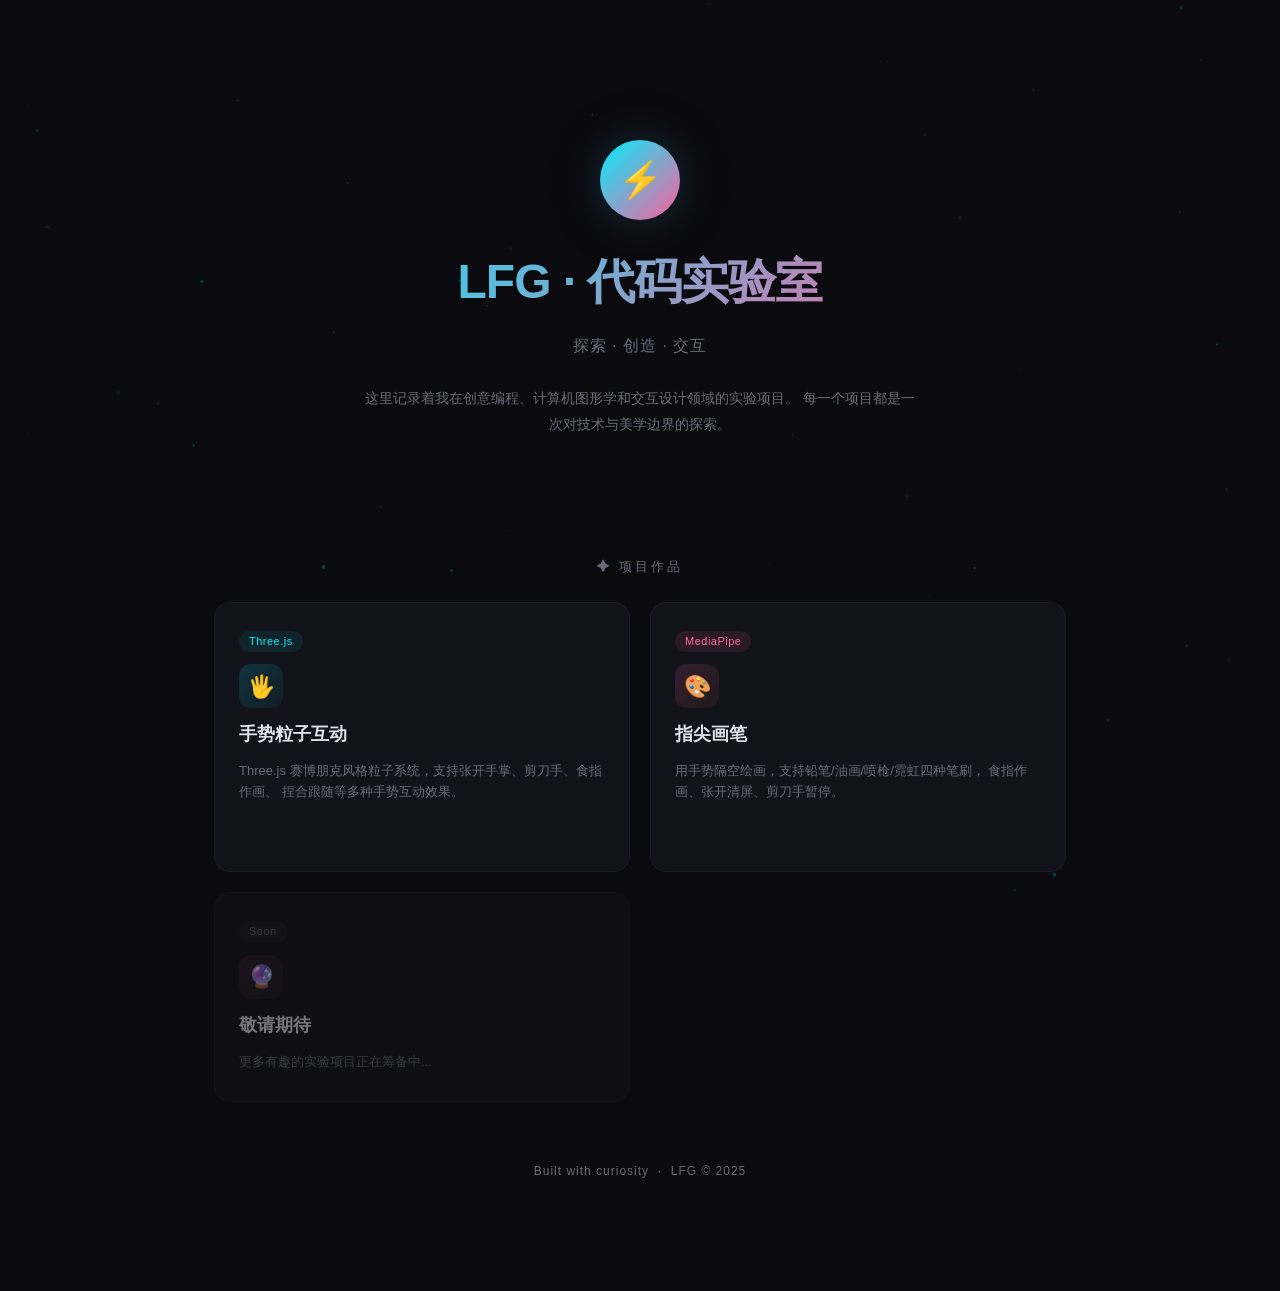
<file: index.html>
<!DOCTYPE html>
<html lang="zh-CN">
<head>
    <meta charset="UTF-8">
    <meta name="viewport" content="width=device-width, initial-scale=1.0">
    <title>LFG · 代码实验室</title>
    <style>
        :root {
            --bg: #0a0a0f;
            --card-bg: #12121a;
            --accent: #00f0ff;
            --accent2: #ff5e9c;
            --text: #c8c8d4;
            --text-dim: #6a6a7a;
        }

        * { margin: 0; padding: 0; box-sizing: border-box; }

        body {
            background: var(--bg);
            color: var(--text);
            font-family: 'Segoe UI', 'PingFang SC', 'Microsoft YaHei', sans-serif;
            min-height: 100vh;
            overflow-x: hidden;
            line-height: 1.6;
        }

        /* ───── 背景粒子 ───── */
        #bg-canvas {
            position: fixed;
            inset: 0;
            z-index: 0;
            pointer-events: none;
            opacity: 0.4;
        }

        /* ───── 主容器 ───── */
        .container {
            position: relative;
            z-index: 1;
            max-width: 900px;
            margin: 0 auto;
            padding: 60px 24px 80px;
        }

        /* ───── 头部 ───── */
        .hero {
            text-align: center;
            padding: 80px 0 60px;
        }

        .hero-avatar {
            width: 80px;
            height: 80px;
            border-radius: 50%;
            background: linear-gradient(135deg, var(--accent), var(--accent2));
            display: inline-flex;
            align-items: center;
            justify-content: center;
            font-size: 36px;
            margin-bottom: 24px;
            box-shadow: 0 0 40px rgba(0,240,255,0.15), 0 0 80px rgba(255,94,156,0.08);
        }

        .hero h1 {
            font-size: clamp(28px, 5vw, 48px);
            font-weight: 700;
            letter-spacing: -1px;
            background: linear-gradient(135deg, var(--accent), var(--accent2), var(--accent));
            -webkit-background-clip: text;
            -webkit-text-fill-color: transparent;
            background-clip: text;
            background-size: 200% 100%;
            animation: shimmer 4s ease-in-out infinite;
        }

        @keyframes shimmer {
            0%, 100% { background-position: 0% 50%; }
            50% { background-position: 100% 50%; }
        }

        .hero .tagline {
            color: var(--text-dim);
            font-size: 16px;
            margin-top: 12px;
            letter-spacing: 1px;
        }

        .hero .bio {
            max-width: 560px;
            margin: 28px auto 0;
            color: var(--text-dim);
            font-size: 14px;
            line-height: 1.8;
        }

        /* ───── 分隔 ───── */
        .section-title {
            font-size: 13px;
            text-transform: uppercase;
            letter-spacing: 3px;
            color: var(--text-dim);
            margin: 60px 0 24px;
            text-align: center;
        }

        /* ───── 项目卡片网格 ───── */
        .projects-grid {
            display: grid;
            grid-template-columns: repeat(auto-fill, minmax(280px, 1fr));
            gap: 20px;
        }

        .project-card {
            position: relative;
            background: var(--card-bg);
            border-radius: 16px;
            padding: 28px 24px;
            border: 1px solid rgba(255,255,255,0.04);
            cursor: pointer;
            text-decoration: none;
            color: inherit;
            transition: all 0.35s cubic-bezier(0.4, 0, 0.2, 1);
            overflow: hidden;
            display: flex;
            flex-direction: column;
            gap: 12px;
        }

        .project-card::before {
            content: '';
            position: absolute;
            inset: 0;
            border-radius: 16px;
            opacity: 0;
            transition: opacity 0.35s ease;
            background: linear-gradient(135deg, rgba(0,240,255,0.05), rgba(255,94,156,0.05));
        }

        .project-card:hover {
            transform: translateY(-4px);
            border-color: rgba(0,240,255,0.2);
            box-shadow: 0 8px 40px rgba(0,0,0,0.4), 0 0 60px rgba(0,240,255,0.06);
        }

        .project-card:hover::before { opacity: 1; }

        .card-icon {
            width: 44px;
            height: 44px;
            border-radius: 12px;
            display: flex;
            align-items: center;
            justify-content: center;
            font-size: 22px;
            position: relative;
            z-index: 1;
        }

        .card-icon.gesture {
            background: linear-gradient(135deg, rgba(0,240,255,0.15), rgba(0,240,255,0.05));
            color: var(--accent);
        }

        .card-icon.future {
            background: linear-gradient(135deg, rgba(255,94,156,0.12), rgba(255,255,255,0.03));
            color: var(--text-dim);
        }

        .card-tag {
            position: relative;
            z-index: 1;
            font-size: 11px;
            padding: 2px 10px;
            border-radius: 10px;
            background: rgba(0,240,255,0.08);
            color: var(--accent);
            display: inline-block;
            align-self: flex-start;
            letter-spacing: 0.5px;
        }

        .card-title {
            position: relative;
            z-index: 1;
            font-size: 18px;
            font-weight: 600;
            color: #e0e0ea;
        }

        .card-desc {
            position: relative;
            z-index: 1;
            font-size: 13px;
            color: var(--text-dim);
            line-height: 1.6;
        }

        .card-arrow {
            position: relative;
            z-index: 1;
            align-self: flex-end;
            font-size: 18px;
            color: var(--accent);
            opacity: 0;
            transform: translateX(-8px);
            transition: all 0.3s ease;
        }

        .project-card:hover .card-arrow { opacity: 1; transform: translateX(0); }

        /* ───── Footer ───── */
        .footer {
            text-align: center;
            padding: 60px 0 30px;
            color: var(--text-dim);
            font-size: 12px;
            letter-spacing: 1px;
        }

        /* ───── 响应式 ───── */
        @media (max-width: 600px) {
            .container { padding: 40px 16px 60px; }
            .hero { padding: 40px 0 40px; }
            .projects-grid { grid-template-columns: 1fr; }
        }
    </style>
</head>
<body>

    <canvas id="bg-canvas"></canvas>

    <div class="container">
        <!-- Hero -->
        <header class="hero">
            <div class="hero-avatar">⚡</div>
            <h1>LFG · 代码实验室</h1>
            <p class="tagline">探索 · 创造 · 交互</p>
            <p class="bio">
                这里记录着我在创意编程、计算机图形学和交互设计领域的实验项目。
                每一个项目都是一次对技术与美学边界的探索。
            </p>
        </header>

        <!-- 项目列表 -->
        <div class="section-title">✦ 项目作品</div>
        <div class="projects-grid">
            <!-- 手势粒子 -->
            <a href="projects/gesture-particles/index.html" class="project-card">
                <span class="card-tag">Three.js</span>
                <div class="card-icon gesture">🖐️</div>
                <h3 class="card-title">手势粒子互动</h3>
                <p class="card-desc">
                    Three.js 赛博朋克风格粒子系统，支持张开手掌、剪刀手、食指作画、
                    捏合跟随等多种手势互动效果。
                </p>
                <span class="card-arrow">→</span>
            </a>

            <!-- 指尖画笔 -->
            <a href="projects/finger-paint/index.html" class="project-card">
                <span class="card-tag" style="background:rgba(255,94,156,0.1);color:#ff6b9d;">MediaPipe</span>
                <div class="card-icon" style="background:linear-gradient(135deg,rgba(255,107,157,0.15),rgba(255,170,80,0.05));color:#ff6b9d;">🎨</div>
                <h3 class="card-title">指尖画笔</h3>
                <p class="card-desc">
                    用手势隔空绘画，支持铅笔/油画/喷枪/霓虹四种笔刷，
                    食指作画、张开清屏、剪刀手暂停。
                </p>
                <span class="card-arrow">→</span>
            </a>

            <!-- 占位卡片 -->
            <div class="project-card" style="opacity:0.5;cursor:default;pointer-events:none;">
                <span class="card-tag" style="background:rgba(255,255,255,0.03);color:var(--text-dim);">Soon</span>
                <div class="card-icon future">🔮</div>
                <h3 class="card-title">敬请期待</h3>
                <p class="card-desc">更多有趣的实验项目正在筹备中...</p>
            </div>
        </div>

        <footer class="footer">
            Built with curiosity &nbsp;·&nbsp; LFG &copy; 2025
        </footer>
    </div>

    <!-- 背景粒子动画 -->
    <script>
    (() => {
        const canvas = document.getElementById('bg-canvas');
        const ctx = canvas.getContext('2d');
        let W, H, particles;

        function resize() {
            W = canvas.width = window.innerWidth;
            H = canvas.height = window.innerHeight;
        }
        window.addEventListener('resize', resize);
        resize();

        particles = Array.from({length: 60}, () => ({
            x: Math.random() * W,
            y: Math.random() * H,
            vx: (Math.random() - 0.5) * 0.3,
            vy: (Math.random() - 0.5) * 0.3,
            r: Math.random() * 1.5 + 0.5,
            alpha: Math.random() * 0.5 + 0.1
        }));

        function draw() {
            ctx.clearRect(0, 0, W, H);
            for (const p of particles) {
                p.x += p.vx;
                p.y += p.vy;
                if (p.x < 0) p.x = W;
                if (p.x > W) p.x = 0;
                if (p.y < 0) p.y = H;
                if (p.y > H) p.y = 0;

                ctx.beginPath();
                ctx.arc(p.x, p.y, p.r, 0, Math.PI * 2);
                ctx.fillStyle = `rgba(0,240,255,${p.alpha})`;
                ctx.fill();
            }
            requestAnimationFrame(draw);
        }
        draw();
    })();
    </script>
</body>
</html>
</file>
